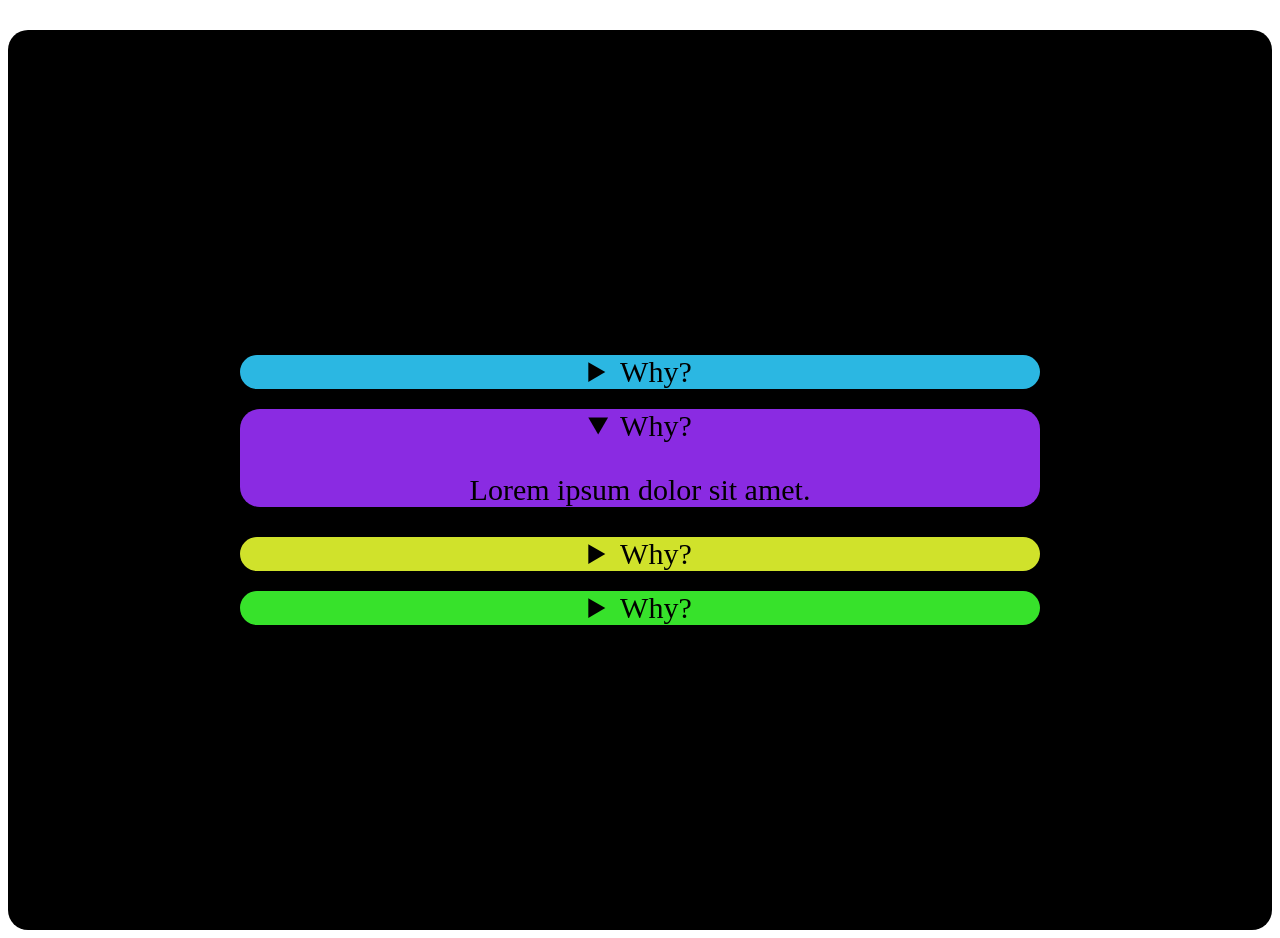
<file: 2.html>
<!DOCTYPE html>
<html lang="en">
<head>
    <meta charset="UTF-8">
    <meta name="viewport" content="width=device-width, initial-scale=1.0">
 <link rel="stylesheet" href="2.css">
    <title>Document</title>
</head>
<body>

    <center>

        <div class="father-div">
            <div class="card1">
                <details >
                    <summary>Why?</summary>
                    <p>Lorem ipsum dolor sit amet.</p>
                </details>
            </div>
            <div class="card2">
                <details open>
                    <summary>Why?</summary>
                    <p>Lorem ipsum dolor sit amet.</p>
                </details>
            </div>
            <div class="card3">
                <details >
                    <summary>Why?</summary>
                    <p>Lorem ipsum dolor sit amet.</p>
                </details>
            </div>
            <div class="card4">
                <details >
                    <summary>Why?</summary>
                    <p>Lorem ipsum dolor sit amet.</p>
                </details>
            </div>  
                
                
        </div>
            
</center>
</body>
</html>
</file>
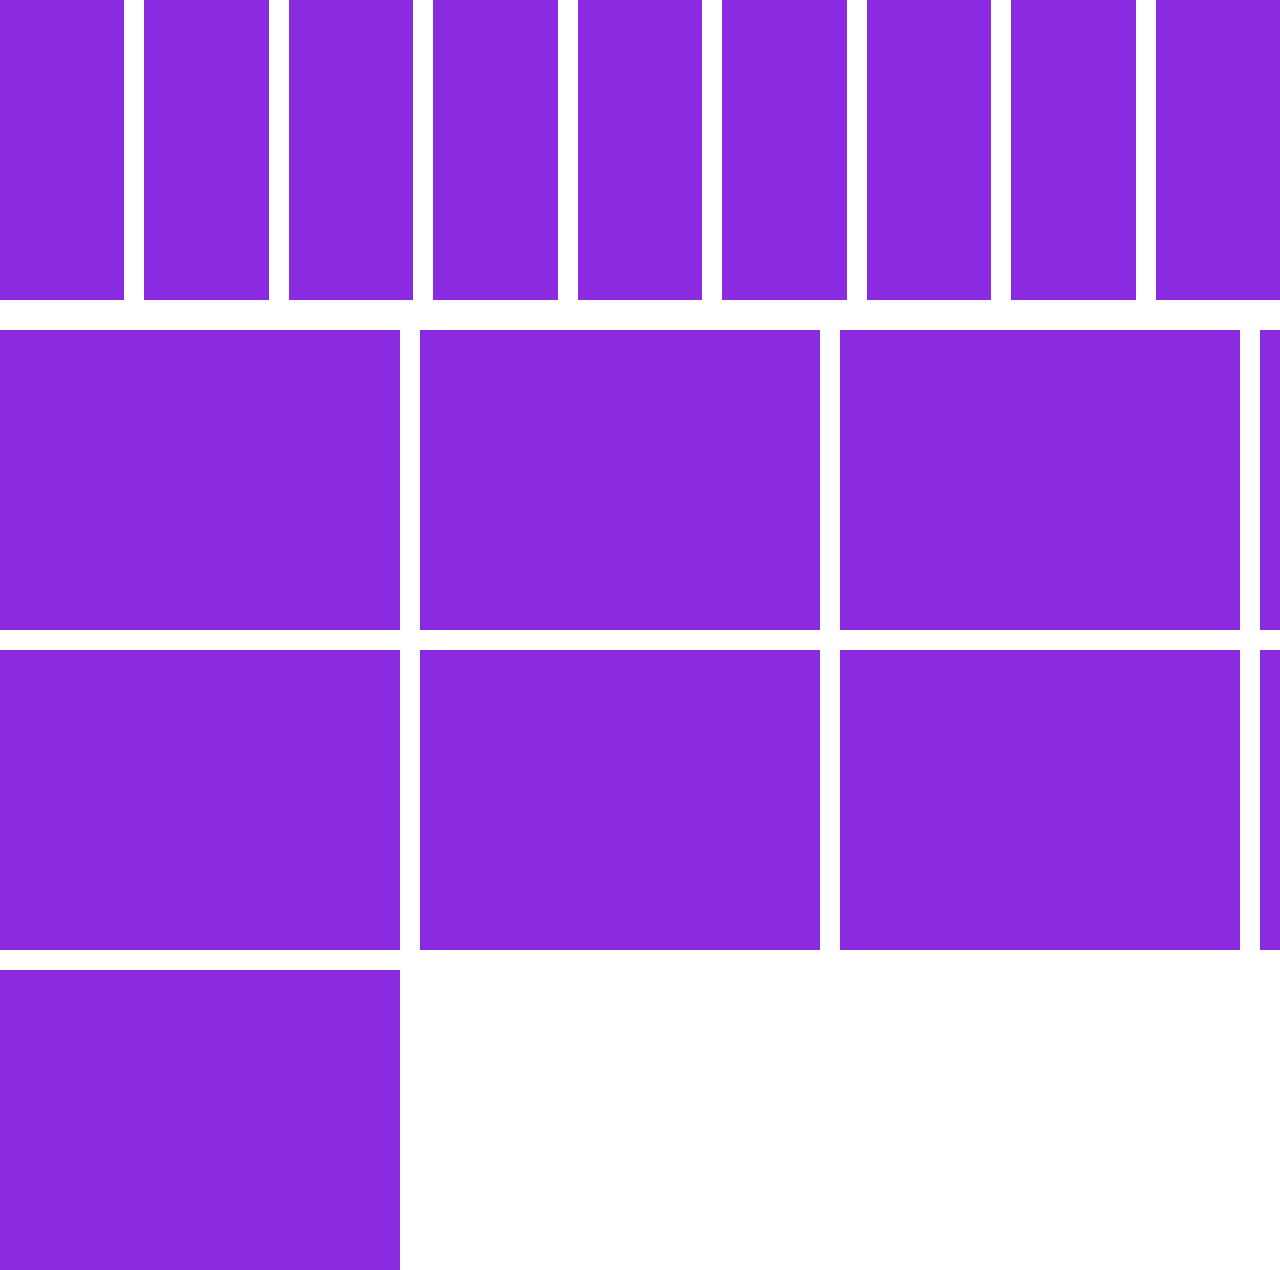
<file: 6.html>
<!DOCTYPE html>
<html lang="en">
<head>
    <meta charset="UTF-8">
    <meta name="viewport" content="width=device-width, initial-scale=1.0">
    <title>Document</title>
    <link rel="stylesheet" href="./6.css">
</head>
<body>
   
    <div class="father-div">
<div class="box"></div>
<div class="box"></div>
<div class="box"></div>
<div class="box"></div>
<div class="box"></div>
<div class="box"></div>
<div class="box"></div>
<div class="box"></div>
<div class="box"></div>
</div>

    <div class="father-div2">
<div class="box"></div>
<div class="box"></div>
<div class="box"></div>
<div class="box"></div>
<div class="box"></div>
<div class="box"></div>
<div class="box"></div>
<div class="box"></div>
<div class="box"></div>
</div>

</body>
</html>
</file>
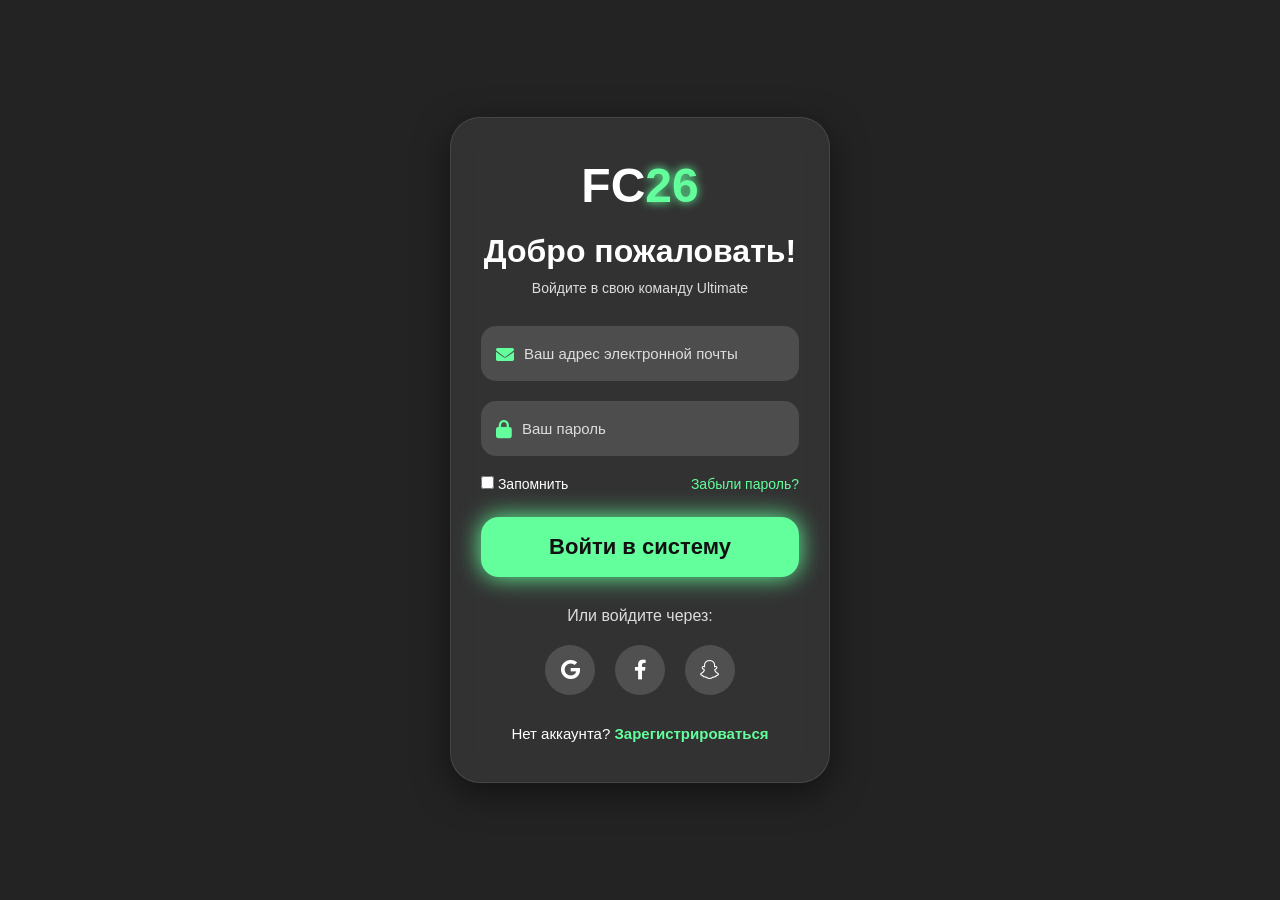
<file: index4.html>
<!DOCTYPE html>
<html lang="en">
<head>
    <meta charset="UTF-8">
    <meta name="viewport" content="width=device-width, initial-scale=1.0">
    <title>Document</title>
    <link rel="stylesheet" href="stuly.css">
    <link rel="stylesheet" href="https://cdnjs.cloudflare.com/ajax/libs/font-awesome/6.0.0/css/all.min.css">
</head>
<body>
    
  <div class="login-box">

    <div class="logo">
      FC<span>26</span>
    </div>

    <h2>Добро пожаловать!</h2>

    <p>Войдите в свою команду Ultimate</p>

    <div class="input-box">
      <i class="fa-solid fa-envelope"></i>
      <input type="email"
      placeholder="Ваш адрес электронной почты">
    </div>

    <div class="input-box">
      <i class="fa-solid fa-lock"></i>
      <input type="password"
      placeholder="Ваш пароль">
    </div>

    <div class="options">
      <label>
        <input type="checkbox">
        Запомнить
      </label>

      <a href="#">Забыли пароль?</a>
    </div>

    <button class="login-btn">
      Войти в систему
    </button>

    <div class="social-text">
      Или войдите через:
    </div>

    <div class="social-icons">
      <a href="#"><i class="fa-brands fa-google"></i></a>
      <a href="#"><i class="fa-brands fa-facebook-f"></i></a>
      <a href="#"><i class="fa-brands fa-snapchat"></i></a>
    </div>

    <div class="register">
      Нет аккаунта?
      <a href="#">Зарегистрироваться</a>
    </div>
</body>
</html>
</file>
<file: 2.css>
body{
    background-color: white;
}

.father-div{
    width: 100%;
    height: 100vh;
    background-color: black;
    margin-top: 30px;
    font-size: 30px;
    color: black;
    border-radius: 20px;
    align-content: center;
}
.card1{
    width: 800px;
    background-color:rgb(43, 183, 226);
    border-radius: 20px;
    margin-top: 20px;
}
.card2{
    width: 800px;
    background-color:blueviolet;
    border-radius: 20px;
    margin-top: 20px;
}
.card3{
    width: 800px;
    background-color:rgb(208, 226, 43);
    border-radius: 20px;
    margin-top: 20px;
}
.card4{
    width: 800px;
    background-color:rgb(55, 226, 43);
    border-radius: 20px;
    margin-top: 20px;
}
</file>
<file: 6.css>
*{
margin: 0;
padding: 0;
box-sizing: border-box;
}

.father-div{
    display: grid;
    grid-template-columns: repeat(auto-fit, minmax( 100px, 1fr));
    gap: 20px;
    margin-bottom: 30px;
}

.father-div2{
    display: grid;
    grid-template-columns: 400px 400px 400px 400px;
    gap: 20px;
}

.box{
    height: 300px;
    background-color: blueviolet;
}
.father-div2{
    display: grid;
    grid-template-columns: 400px 400px 400px 400px;
    gap: 20px;
}
.father-div3{
    display: grid;
    grid-template-columns: 400px 400px 400px 400px;
    gap: 20px;
    background-color: rgb(255, 187, 0);
}
.father-div4{
    display: grid;
    grid-template-columns: 400px 400px 400px 400px;
    gap: 20px;
      background-color: rgb(0, 225, 255);
}
.father-div5{
    display: grid;
    grid-template-columns: 400px 400px 400px 400px;
    gap: 20px;
      background-color: rgb(255, 0, 230);
}
.father-div6{
    display: grid;
    grid-template-columns: 400px 400px 400px 400px;
    gap: 20px;
      background-color: rgb(255, 230, 0);
}
.father-div7{
    display: grid;
    grid-template-columns: 400px 400px 400px 400px;
    gap: 20px;
      background-color: rgb(0, 255, 8);
}
.father-div8{
    display: grid;
    grid-template-columns: 400px 400px 400px 400px;
    gap: 20px;
      background-color: rgb(0, 13, 255);
}
.father-div9{
    display: grid;
    grid-template-columns: 400px 400px 400px 400px;
    gap: 20px;
      background-color: rgb(0, 213, 255);
}
</file>
<file: stuly.css>
*{
      margin:0;
      padding:0;
      box-sizing:border-box;
      font-family:Arial,sans-serif;
    }

    body{
      height:100vh;
      display:flex;
      justify-content:center;
      align-items:center;
      background:#232323;
    }

    .login-box{
      width:380px;
      padding:40px 30px;
      border-radius:30px;
      background:rgba(255,255,255,0.07);
      backdrop-filter:blur(12px);
      border:1px solid rgba(255,255,255,0.1);
      box-shadow:0 10px 35px rgba(0,0,0,0.5);
      text-align:center;
      color:#fff;
    }

    .logo{
      font-size:48px;
      font-weight:bold;
      margin-bottom:20px;
    }

    .logo span{
      color:#63ff9d;
      text-shadow:0 0 10px #63ff9d;
    }

    h2{
      margin-bottom:10px;
      font-size:32px;
    }

    p{
      margin-bottom:30px;
      color:#ddd;
      font-size:14px;
    }

    .input-box{
      width:100%;
      height:55px;
      background:rgba(255,255,255,0.13);
      border-radius:15px;
      display:flex;
      align-items:center;
      padding:0 15px;
      margin-bottom:20px;
    }

    .input-box i{
      color:#63ff9d;
      margin-right:10px;
      font-size:18px;
    }

    .input-box input{
      width:100%;
      border:none;
      outline:none;
      background:transparent;
      color:white;
      font-size:15px;
    }

    .input-box input::placeholder{
      color:#ddd;
    }

    .options{
      display:flex;
      justify-content:space-between;
      align-items:center;
      margin-bottom:25px;
      font-size:14px;
    }

    .options a{
      color:#63ff9d;
      text-decoration:none;
    }

    .login-btn{
      width:100%;
      height:60px;
      border:none;
      border-radius:18px;
      background:#63ff9d;
      color:#111;
      font-size:22px;
      font-weight:bold;
      cursor:pointer;
      box-shadow:0 0 25px #63ff9d;
      transition:0.3s;
    }

    .login-btn:hover{
      transform:scale(1.03);
    }

    .social-text{
      margin:30px 0 20px;
      color:#ddd;
    }

    .social-icons{
      display:flex;
      justify-content:center;
      gap:20px;
      margin-bottom:30px;
    }

    .social-icons a{
      width:50px;
      height:50px;
      border-radius:50%;
      background:rgba(255,255,255,0.15);
      display:flex;
      justify-content:center;
      align-items:center;
      color:white;
      font-size:20px;
      text-decoration:none;
      transition:0.3s;
    }

    .social-icons a:hover{
      background:#63ff9d;
      color:#111;
      box-shadow:0 0 15px #63ff9d;
    }

    .register{
      font-size:15px;
    }

    .register a{
      color:#63ff9d;
      text-decoration:none;
      font-weight:bold;
    }
</file>
